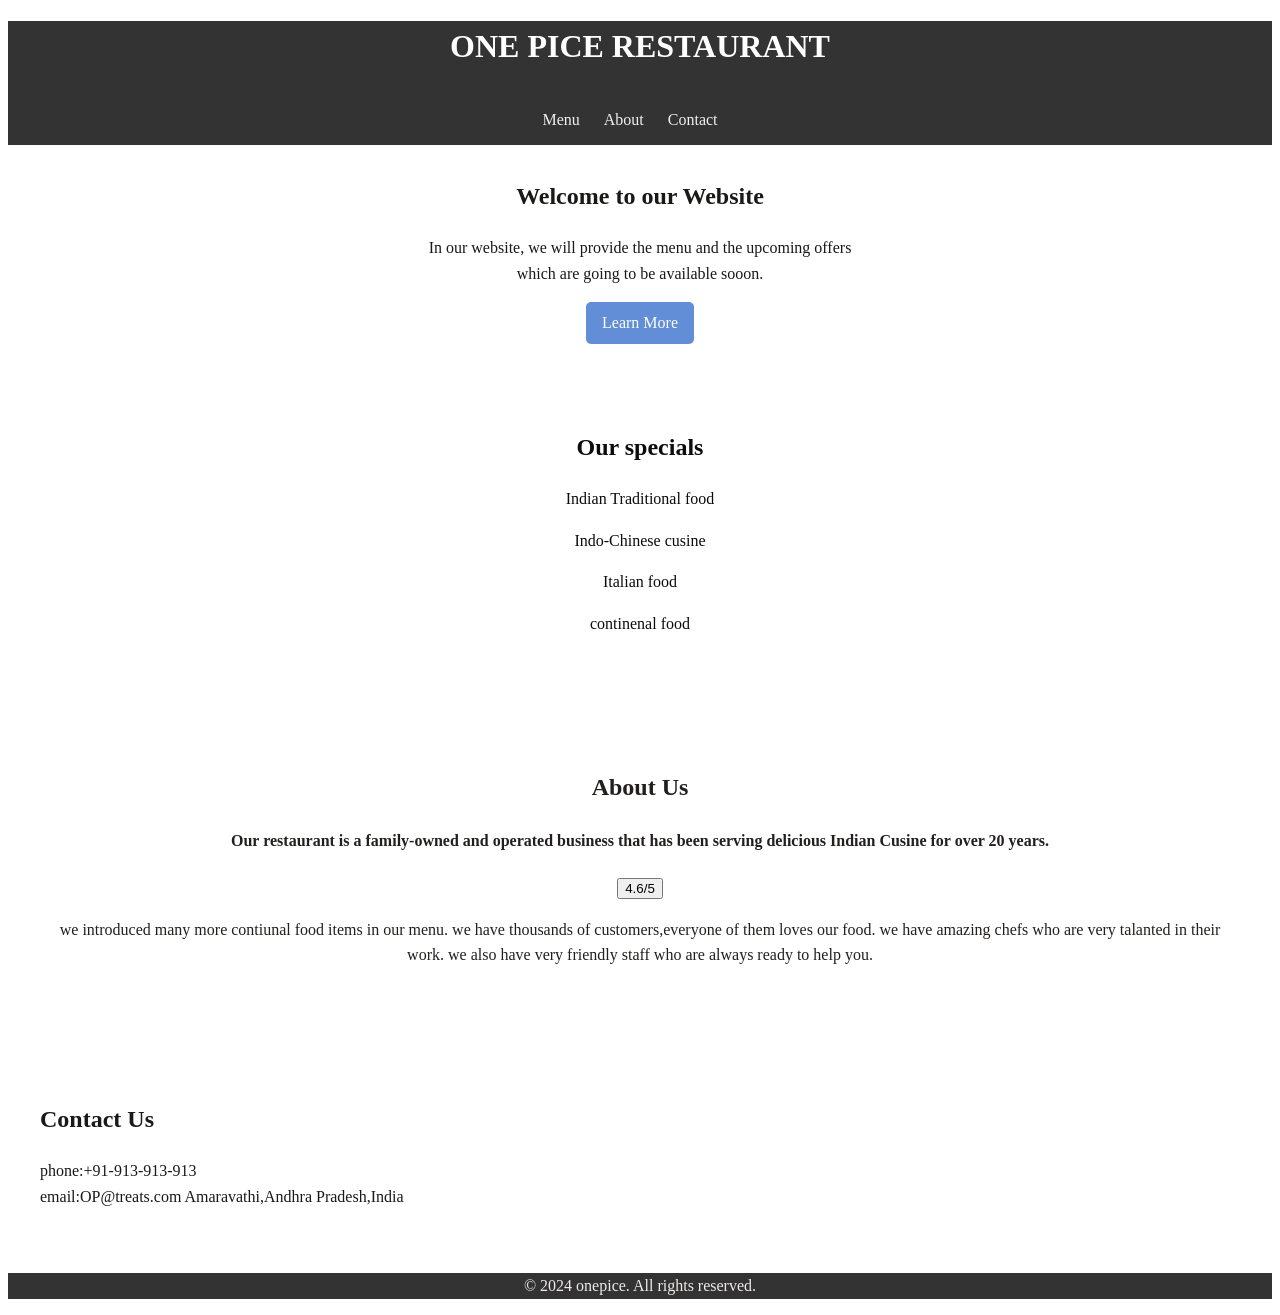
<file: LANDING-PAGE/index.html>
<!DOCTYPE html>
<html lang="en">

<head>
  <meta charset="UTF-8">
  <meta name="viewport" content="width=device-width, initial-scale=1.0">
  <title>onepice</title>
  <link rel="stylesheet" href="style.css">

<body >
  <header>
    <h1>ONE PICE RESTAURANT</h1>
    <nav>
      <ul>
        <li><a href="#Menu">Menu</a></li>
        <li><a href="#about">About</a></li>
        <li><a href="#contact">Contact</a></li>
      </ul>
    </nav>
  </header>
<center>
  <section id="hero">
    <h2>Welcome to our Website</h2>
    <p>In our website, we will provide the menu and the upcoming offers<br>
      which are going to be available sooon.</p>
    <a href="#about" class="btn">Learn More</a>
  </section></center>
<center>
  <section id="features">

      <h2>Our specials</h2>
      <p>Indian Traditional food</p>
      <p>Indo-Chinese cusine</p>
      <p>Italian food</p>
      <p>continenal food</p>
  </section> 
</center>
<center>
  <section id="about">
    <h2>About Us</h2>
     <h4> <p>Our restaurant is a family-owned and operated business that has been serving delicious Indian Cusine for over 20 years.</p></h4>
    <div class="button">
      <a href="mailto:nanikavuri05@gmail.com">
      <button>4.6/5</button></a>
    <p> we introduced many more contiunal food items in our menu. we have thousands of customers,everyone of them loves our food. we have amazing chefs who are very talanted in their work. we also have very friendly staff who are always ready to help you.</p>
  </section></center>

  <section id="contact">
    <h2>Contact Us</h2>
    phone:+91-913-913-913<br>email:OP@treats.com
    Amaravathi,Andhra Pradesh,India
  </section>

  <footer>
    <p>&copy; 2024 onepice. All rights reserved.</p>
  </footer>
</body>
</head>

</html>
</file>
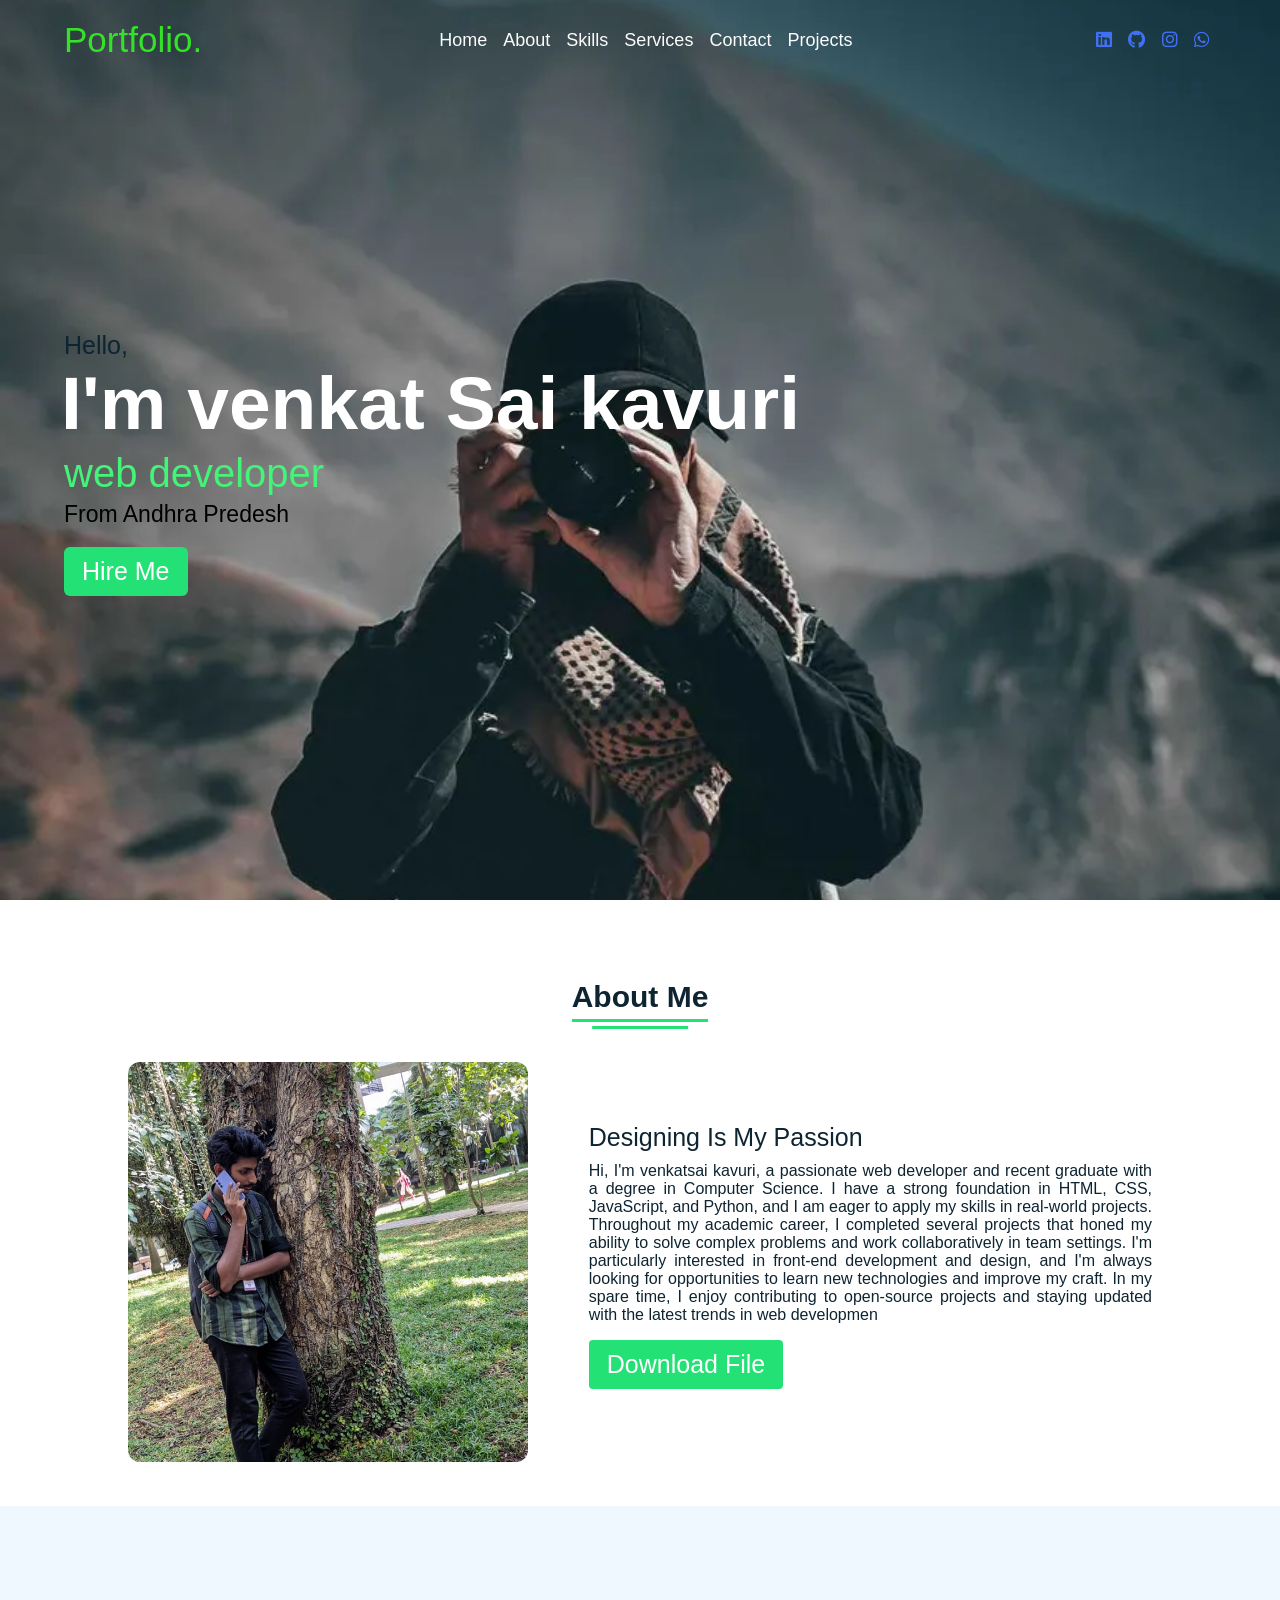
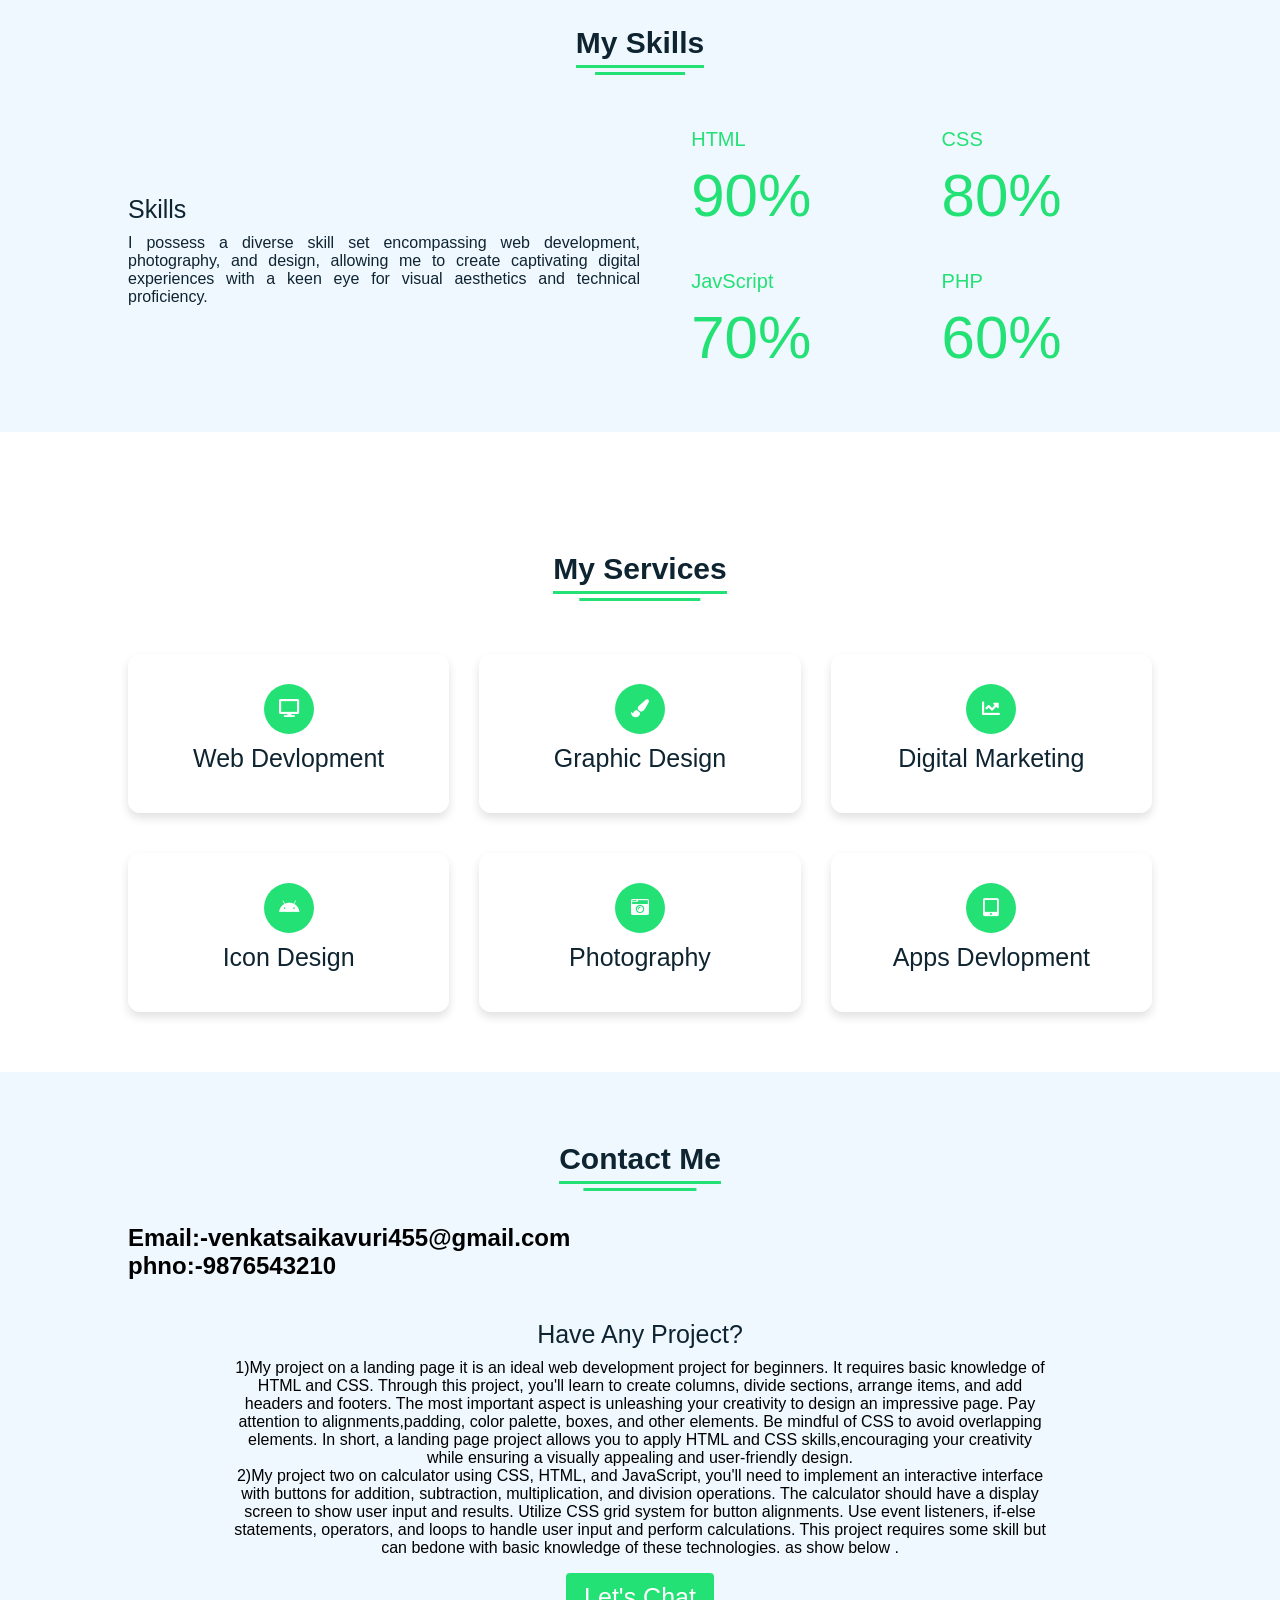
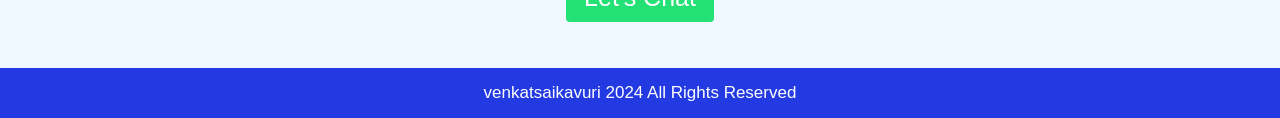
<file: portfolio-sai/index.html>
<!DOCTYPE html>
<html lang="en" dir="ltr">
  <head>
    <meta charset="UTF-8" />
    <title>Portfolio</title>
    <link rel="stylesheet" href="style.css" />
    <link rel="stylesheet" href="https://cdnjs.cloudflare.com/ajax/libs/font-awesome/5.15.2/css/all.min.css" />
    <meta name="viewport" content="width=device-width, initial-scale=1.0" />
  </head>
  <body>
    <div class="scroll-button">
      <a href="#home"><i class="fas fa-arrow-up"></i></a>
    </div>
    <nav>
      <div class="navbar">
        <div class="logo"><a href="#">Portfolio.</a></div>
        <ul class="menu">
          <li><a href="#home">Home</a></li>
          <li><a href="#about">About</a></li>
          <li><a href="#skills">Skills</a></li>
          <li><a href="#services">Services</a></li>
          <li><a href="#contact">Contact</a></li>
          <li><a href="#Projects">Projects</a></li>
          <div class="cancel-btn">
            <i class="fas fa-times"></i>
          </div>
        </ul>
        <div class="media-icons">
          <a href="https://www.linkedin.com/in/kavuri-venkata-sai-932a2b303"><i class="fab fa-linkedin"></i></a>
          <a href="https://github.com/KavuriVenkataSai"><i class="fab fa-github"></i></a>
          <a href="https://www.instagram.com/thenameisnani__?igsh=dmZlNjM1MGE0dmZ0"><i class="fab fa-instagram"></i></a>
           <a href=""><i class="fab fa-whatsapp"></i></a>
        </div>
      </div>
      <div class="menu-btn">
        <i class="fas fa-bars"></i>
      </div>
    </nav>
    <section class="home" id="home">
      <div class="home-content">
        <div class="text">
          <div class="text-one">Hello,</div>
          <div class="text-two">I'm venkat Sai kavuri</div>
          <div class="text-three">web developer</div>
          <div class="text-four">From Andhra Predesh</div>
        </div>
        <div class="button">
          <a href="mailto:venkatsaikavuri455@gmail.com">
          <button>Hire Me</button></a>
        </div>
      </div>
    </section>
    <section class="about" id="about">
      <div class="content">
        <div class="title"><span>About Me</span></div>
        <div class="about-details">
          <div class="left">
            <img src="profile.webp" alt="venkatsai" />
          </div>
          <div class="right">
            <div class="topic">Designing Is My Passion</div>
            <p>
              Hi, I'm venkatsai kavuri, a passionate web developer and recent graduate with a degree in Computer Science. I have a strong foundation in HTML, CSS, JavaScript, and Python, and I am eager to apply my skills in real-world projects. Throughout my academic career, I completed several projects that honed my ability to solve complex problems and work collaboratively in team settings. I'm particularly interested in front-end development and design, and I'm always looking for opportunities to learn new technologies and improve my craft. In my spare time, I enjoy contributing to open-source projects and staying updated with the latest trends in web developmen
            </p>
            <div class="button">
              <a href="resume-example.webp" download>
                  <button>Download File</button>
              </a>
            </div>
          </div>
        </div>
      </div>
    </section>
    <section class="skills" id="skills">
      <div class="content">
        <div class="title"><span>My Skills</span></div>
        <div class="skills-details">
          <div class="text">
            <div class="topic">Skills </div>
            <p>I possess a diverse skill set encompassing web development, photography, and design, allowing me to create captivating digital experiences with a keen eye for visual aesthetics and technical proficiency.</p>
          </div>
          <div class="boxes">
            <div class="box">
              <div class="topic">HTML</div>
              <div class="per">90%</div>
            </div>
            <div class="box">
              <div class="topic">CSS</div>
              <div class="per">80%</div>
            </div>
            <div class="box">
              <div class="topic">JavScript</div>
              <div class="per">70%</div>
            </div>
            <div class="box">
              <div class="topic">PHP</div>
              <div class="per">60%</div>
            </div>
          </div>
        </div>
      </div>
    </section>
    <section class="services" id="services">
      <div class="content">
        <div class="title"><span>My Services</span></div>
        <div class="boxes">
          <div class="box">
            <div class="icon">
              <i class="fas fa-desktop"></i>
            </div>
            <div class="topic">Web Devlopment</div>
          </div>
          <div class="box">
            <div class="icon">
              <i class="fas fa-paint-brush"></i>
            </div>
            <div class="topic">Graphic Design</div>
          </div>
          <div class="box">
            <div class="icon">
              <i class="fas fa-chart-line"></i>
            </div>
            <div class="topic">Digital Marketing</div>
          </div>
          <div class="box">
            <div class="icon">
              <i class="fab fa-android"></i>
            </div>
            <div class="topic">Icon Design</div>
          </div>
          <div class="box">
            <div class="icon">
              <i class="fas fa-camera-retro"></i>
            </div>
            <div class="topic">Photography</div>
          </div>
          <div class="box">
            <div class="icon">
              <i class="fas fa-tablet-alt"></i>
            </div>
            <div class="topic">Apps Devlopment</div>
          </div>
        </div>
      </div>
    </section>
    <section class="contact" id="contact">
      <div class="content">
        <div class="title"><span>Contact Me</span></div>
        <h1>Email:-venkatsaikavuri455@gmail.com</h1>
        <h2>phno:-9876543210</h2>
        <div class="text">
          <section class="contact" id="Projects">
          <div class="topic">Have Any Project?</div>
          <p>1)My project on a landing page it is an ideal web development project for beginners. It requires basic knowledge of HTML and CSS. Through this project, you'll learn to create columns, divide sections, arrange items, and add headers and footers. The most important aspect is unleashing your creativity to design an impressive page. Pay attention to alignments,padding, color palette, boxes, and other elements. Be mindful of CSS to avoid overlapping elements. In short, a landing page project allows you to apply HTML and CSS skills,encouraging your creativity while ensuring a visually appealing and user-friendly design.</p>
          <p>2)My project two on calculator using CSS, HTML, and JavaScript, you'll need to implement an interactive interface with buttons for addition, subtraction, multiplication, and division operations. The calculator should have a display screen to show user input and results. Utilize CSS grid system for button alignments. Use event listeners, if-else statements, operators, and loops to handle user input and perform calculations. This project requires some skill but can bedone with basic knowledge of these technologies. as show below .</p>
          <div class="button">
              <a href="mailto:venkatsaikavuri455@gmail.com"><button>Let's Chat</button></a>
          </div>
        </div>
      </div>
    </section>
    <footer>
      <div class="text">
        <span> venkatsaikavuri 2024 All Rights Reserved</span>
      </div>
    </footer>

    <script src="script.js"></script>
  </body>
</html>
</file>
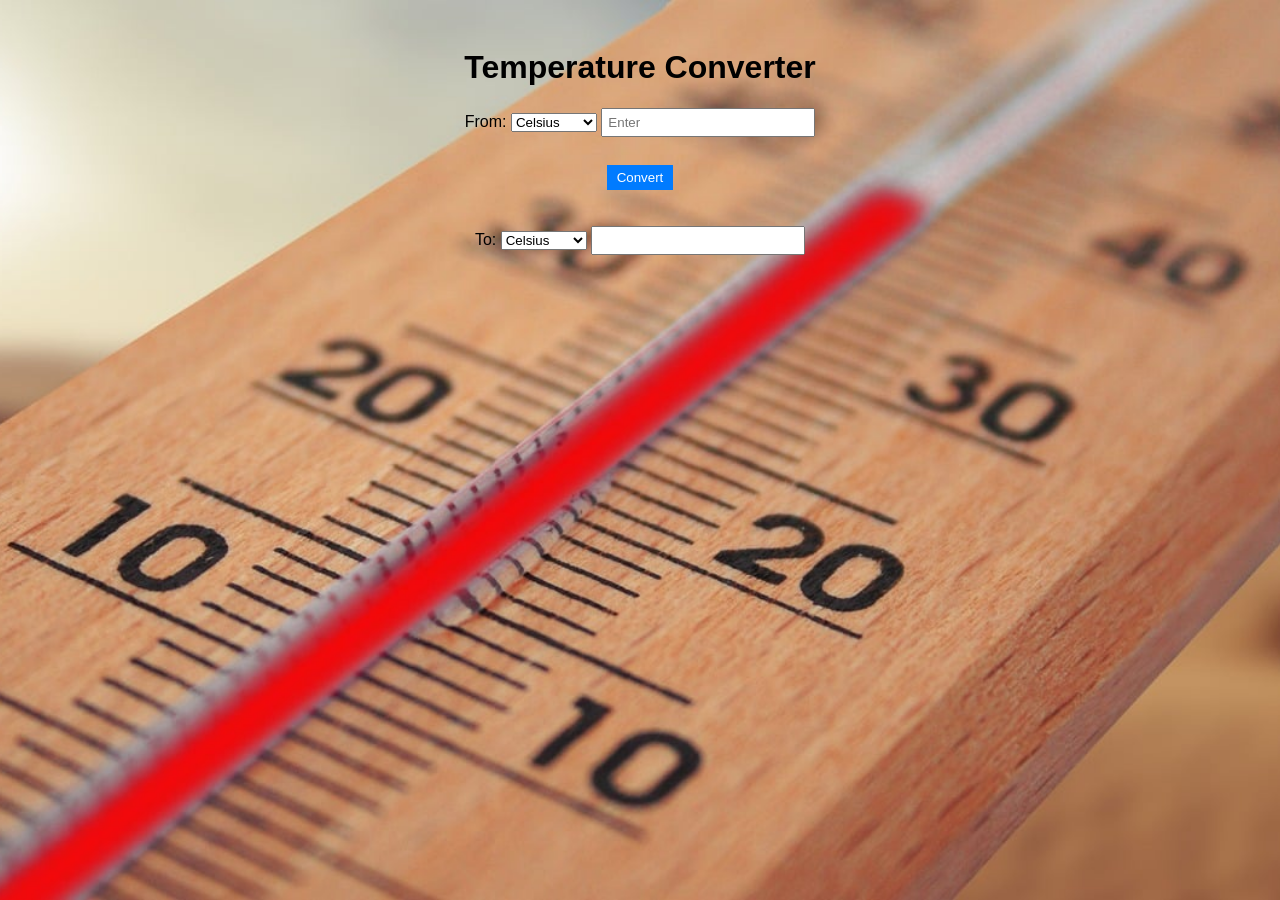
<file: TemperatureConversion/index.html>
<!DOCTYPE html>
<html lang="en">
<head>
  <meta charset="UTF-8">
  <meta name="viewport" content="width=device-width, initial-scale=1.0">
  <title>Temperature Converter</title>
  <link rel="stylesheet" href="style.css">
</head>
<body>
  <div class="container">
    <h1>Temperature Converter</h1>
    <div class="converter">
      <div class="input">
        <label for="unitFrom">From:</label>
        <select class="unit" id="unitFrom">
          <option value="celsius">Celsius</option>
          <option value="fahrenheit">Fahrenheit</option>
          <option value="kelvin">Kelvin</option>
        </select>
        <input type="number" id="celsius" placeholder="Enter">
        <br><br>

        <center>
          <button id="convertBtn">Convert</button>
        </center>

        <br><br>

        <label for="unitTo">To:</label>
        <select class="unit" id="unitTo">
          <option value="celsius">Celsius</option>
          <option value="fahrenheit">Fahrenheit</option>
          <option value="kelvin">Kelvin</option>
        </select>
        <input type="number" id="temperature" readonly>
      </div>
    </div>
  </div>
  <script src="script.js"></script>
</body>
</html>
</file>
<file: LANDING-PAGE/style.css>
ul {
  margin: 1%;
  padding: 1%;

}

body {
  font-family: Cambria, Cochin, Georgia, Times, 'Times New Roman', serif;
  line-height: 1.6;
  background-image:url('https://4.bp.blogspot.com/-8cQPBxecmGU/UdFF4_A4H9I/AAAAAAAA3do/nX0Nub3sk54/s580/6f362685a404dcb7cc70aa6ff05a34ba1371448758_full.png');
  background-repeat: no-repeat;
  background-attachment: MOVE;
  background-size: cover;
}

header {
  background: #333;
  color: #fff;
  padding: 0rem;
  text-align: center;
}

nav ul {
  list-style: none;
}

nav ul li {
  display: inline;
  margin-right: 20px;
}

nav ul li a {
  color: #f0f0f0;
  text-decoration: none;
}

#hero {
  color:#1b1818;
  backdrop-filter:blur(5px);
  padding: 0%;
  text-align: center;

}

.btn {
  display: inline-block;
  background: #618ed6;
  color: #fff;
  padding: 0.5rem 1rem;
  text-decoration: none;
  border: none;
  border-radius: 5px;
  cursor: pointer;
}
#features {

  backdrop-filter:blur(5px);
  color:#0d0c0c;

}

#about {
  color:#231f1f;
  backdrop-filter:blur(5px);

}
#contact{
  backdrop-filter:blur(5px);
  color:#1a1919;


}

section {
  padding: 2rem;
  margin: 2rem 0;
}

footer {
  background: #333;
  color: #efebeb;
  padding: 0%;
  text-align: center;
}
</file>
<file: portfolio-sai/style.css>
*{
  margin: 0;
  padding: 0;
  box-sizing: border-box;
  text-decoration: none;
  scroll-behavior: smooth;
}
::-webkit-scrollbar {
    width: 10px;
}
::-webkit-scrollbar-track {
    background: #0a0a0a;
}
::-webkit-scrollbar-thumb {
    background: #3accdf;
    border-radius: 12px;
    transition: all 0.3s ease;
}

::-webkit-scrollbar-thumb:hover {
    background: #4070f4;
}
nav{
  position: fixed;
  width: 100%;
  padding: 20px 0;
  z-index: 998;
  transition: all 0.3s ease;
  font-family: 'Ubuntu', sans-serif;
}
nav.sticky{
  background: #4070f4;
  padding: 13px 0;
}
nav .navbar{
  width: 90%;
  display: flex;
  justify-content: space-between;
  align-items: center;
  margin: auto;
}
nav .navbar .logo a{
  font-weight: 500;
  font-size: 35px;
  color: #34e228;
}
nav.sticky .navbar .logo a{
  color: #fff;
}
nav .navbar .menu{
  display: flex;
  position: relative;
}
nav .navbar .menu li{
  list-style: none;
  margin: 0 8px;
}
.navbar .menu a{
  font-size: 18px;
  font-weight: 500;
  color: #fcfcfc;
  padding: 6px 0;
  transition: all 0.4s ease;
}
.navbar .menu a:hover{
  color: #4070f4;
}
nav.sticky .menu a{
  color: #FFF;
}
nav.sticky .menu a:hover{
  color: #0E2431;
}
.navbar .media-icons a{
  color: #4070f4;
  font-size: 18px;
  margin: 0 6px;
}
nav.sticky .media-icons a{
  color: #FFF;
}
nav .menu-btn,
.navbar .menu .cancel-btn{
  position: absolute;
  color: #fff;
  right: 30px;
  top: 20px;
  font-size: 20px;
  cursor: pointer;
  transition: all 0.3s ease;
  display: none;
}
nav .menu-btn{
  color: #23e175;
}
nav.sticky .menu-btn{
  color: #FFF;
}
.navbar .menu .menu-btn{
  color: #aaa7a7;
}

.home{
  height: 100vh;
  width: 100%;
  background: url("profile-picture.png") no-repeat;
  background-size: cover;
  background-position: center;
  background-attachment: fixed;
  font-family: 'Ubuntu', sans-serif;
}
.home .home-content{
  width: 90%;
  height: 100%;
  margin: auto;
  display: flex;
  flex-direction: column;
  justify-content: center;
}
.home .text-one{
  font-size: 25px;
  color: #0E2431;
}
.home .text-two{
  color: #ffffff;
  font-size: 75px;
  font-weight: 600;
  margin-left: -3px;
}
.home .text-three{
  font-size: 40px;
  margin: 5px 0;
  color: #43f478;
}
.home .text-four{
  font-size: 23px;
  margin: 5px 0;
  color: #000000;
}
.home .button{
  margin: 14px 0;
}
.home .button button{
  outline: none;
  padding: 8px 16px;
  border-radius: 6px;
  font-size: 25px;
  font-weight: 400;
  background: #23e175;
  color: #fff;
  cursor: pointer;
  border: 2px solid transparent;
  transition: all 0.4s ease;
}
.home .button button:hover{
  border-color: #23e175;
  background-color: #23e175;
  color: #23e175;
}
section{
  padding-top: 40px;
}
section .content{
  width: 80%;
  margin: 40px auto;
  font-family: 'Poppins', sans-serif;
}
.about .about-details{
  display: flex;
  justify-content: space-between;
  align-items: center;
}
section .title{
  display: flex;
  justify-content: center;
  margin-bottom: 40px;
}
section .title span{
  color: #0E2431;
  font-size: 30px;
  font-weight: 600;
  position: relative;
  padding-bottom: 8px;
}
section .title span::before,
section .title span::after{
  content: '';
  position: absolute;
  height: 3px;
  width: 100%;
  background: #23e175;
  left: 0;
  bottom: 0;
}
section .title span::after{
  bottom: -7px;
  width: 70%;
  left: 50%;
  transform: translateX(-50%);
}
.about .about-details .left{
  width: 45%;
}
.about .left img{
  height: 400px;
  width: 400px;
  object-fit: cover;
  border-radius: 12px;
}
.about-details .right{
  width: 55%;
}
section  .topic{
  color: #0E2431;
  font-size: 25px;
  font-weight: 500;
  margin-bottom: 10px;
}
.about-details .right p{
  text-align: justify;
  color: #0E2431;
}
section .button{
  margin: 16px 0;
}
section .button button{
  outline: none;
  padding: 8px 16px;
  border-radius: 4px;
  font-size: 25px;
  font-weight: 400;
  background: #23e175;
  color: #fff;
  border: 2px solid transparent;
  cursor: pointer;
  transition: all 0.4s ease;
}
section .button button:hover{
  border-color: #23e175;
  background-color: #fff;
  color: #23e175;
}
 .skills{
   background: #F0F8FF;
 }
 .skills .content{
   padding: 40px 0;
 }
 .skills .skills-details{
   display: flex;
   justify-content: space-between;
   align-items: center;
 }
 .skills-details .text{
   width: 50%;
 }
 .skills-details p{
   color: #0E2431;
   text-align: justify;
 }
.skills .skills-details .experience{
  display: flex;
  align-items: center;
  margin: 0 10px;
}
.skills-details .experience .num{
  color: #0E2431;
  font-size: 80px;
}
.skills-details .experience .exp{
  color: #0E2431;
  margin-left: 20px;
  font-size: 18px;
  font-weight: 500;
  margin: 0 6px;
}
.skills-details .boxes{
  width: 45%;
  display: flex;
  flex-wrap: wrap;
  justify-content: space-between;
}
.skills-details .box{
  width: calc(100% / 2 - 20px);
  margin: 20px 0;
}
.skills-details .boxes .topic{
  font-size: 20px;
  color: #23e175;
}
.skills-details .boxes .per{
  font-size: 60px;
  color: #23e175;
}
.services .boxes{
  display: flex;
  flex-wrap: wrap;
  justify-content: space-between;
}
.services .boxes .box{
  margin: 20px 0;
  width: calc(100% / 3 - 20px);
  text-align: center;
  border-radius: 12px;
  padding: 30px 10px;
  box-shadow: 0 5px 10px rgba(0, 0, 0, 0.12);
  cursor: default;
  transition: all 0.4s ease;
}
.services .boxes .box:hover{
  background: #23e175;
  color: #fff;
}
.services .boxes .box .icon{
  height: 50px;
  width: 50px;
  background: #23e175;
  border-radius: 50%;
  text-align: center;
  line-height: 50px;
  font-size: 18px;
  color: #fff;
  margin: 0 auto 10px auto;
  transition: all 0.4s ease;
}
.boxes .box:hover .icon{
  background-color: #fff;
  color: #23e175;
}
.services .boxes .box:hover .topic,
.services .boxes .box:hover p{
  color: #0E2431;
  transition: all 0.4s ease;
}
.services .boxes .box:hover .topic,
.services .boxes .box:hover p{
  color: #fff;
}
.contact{
  background: #F0F8FF;
}
.contact .content{
  margin: 0 auto;
  padding: 30px 0;
}
.contact .text{
  width: 80%;
  text-align: center;
  margin: auto;
}
footer{
  background: #2339e1;
  padding: 15px 0;
  text-align: center;
  font-family: 'Poppins', sans-serif;
}
footer .text span{
  font-size: 17px;
  font-weight: 400;
  color: #fff;
}
footer .text span a{
  font-weight: 500;
  color: #FFF;
}
footer .text span a:hover{
  text-decoration: underline;
}
.scroll-button a{
  position: fixed;
  bottom: 20px;
  right: 20px;
  color: #fff;
  background: #237fe1;
  padding: 7px 12px;;
  font-size: 18px;
  border-radius: 6px;
  box-shadow: rgba(0, 0, 0, 0.15);
  display: none;
}
@media (max-width: 1190px) {
  section .content{
    width: 85%;
  }
}
@media (max-width: 1000px) {
  .about .about-details{
    justify-content: center;
    flex-direction: column;
  }
  .about .about-details .left{
    display: flex;
    justify-content: center;
    width: 100%;
  }
  .about-details .right{
    width: 90%;
    margin: 40px 0;
  }
  .services .boxes .box{
    margin: 20px 0;
    width: calc(100% / 2 - 20px);
  }
}
@media (max-width: 900px) {
  .about .left img{
    height: 350px;
    width: 350px;
  }
}

@media (max-width: 750px) {
  nav .navbar{
    width: 90%;
  }
  nav .navbar .menu{
    position: fixed;
    left: -100%;
    top: 0;
    background: #0E2431;
    height: 100vh;
    max-width: 400px;
    width: 100%;
    padding-top: 60px;
    flex-direction: column;
    align-items: center;
    transition: all 0.5s ease;
  }
  .navbar.active .menu{
    left: 0;
  }
  nav .navbar .menu a{
    font-size: 23px;
    display: block;
    color: #fff;
    margin: 10px 0;
  }
  nav.sticky .menu a:hover{
    color: #2deb43;
  }
  nav .navbar .media-icons{
    display: none;
  }
  nav .menu-btn,
  .navbar .menu .cancel-btn{
    display: block;
  }
  .home .text-two{
    font-size: 65px;
  }
  .home .text-three{
    font-size: 35px;
  }
  .skills .skills-details{
    align-items: center;
    justify-content: center;
    flex-direction: column;
  }
  .skills-details .text{
    width: 100%;
    margin-bottom: 50px;
  }
  .skills-details .boxes{
    justify-content: center;
    align-items: center;
    width: 100%;
  }
  .services .boxes .box{
    margin: 20px 0;
    width: 100%;
  }
  .contact .text{
    width: 100%;
}
}

@media (max-width: 500px){
  .home .text-two{
    font-size: 55px;
  }
  .home .text-three{
    font-size: 33px;
  }
  .skills-details .boxes .per{
    font-size: 50px;
    color: #43d327;
  }
}
</file>
<file: TemperatureConversion/style.css>
body {
  background: url("pxclimate-protection-7155943_1280.jpg") no-repeat;
  background-size: cover;
  background-position: center;
  background-attachment: fixed;
  text-align: center;
  font-family: 'Ubuntu', sans-serif;
}

.container {
  max-width: 600px;
  margin: 0 auto;
  padding: 20px;
}

h1 {
  text-align: center;
}

.converter {
  display: flex;
  flex-direction: column;
  align-items: center;
  margin-top: 20px;
}

label {
  margin-bottom: 50px;
}

input[type="number"] {
  width: 200px;
  padding: 5px;
  margin-bottom: 10px;
}

button {
  padding: 5px 10px;
  background-color: #007bff;
  color: #fff;
  border: none;
  cursor: pointer;
}


button:hover {
  background-color: #0056b3;
}

button:active {
  background-color: #0056b3;
  transform: translateY(1px);
}
</file>
